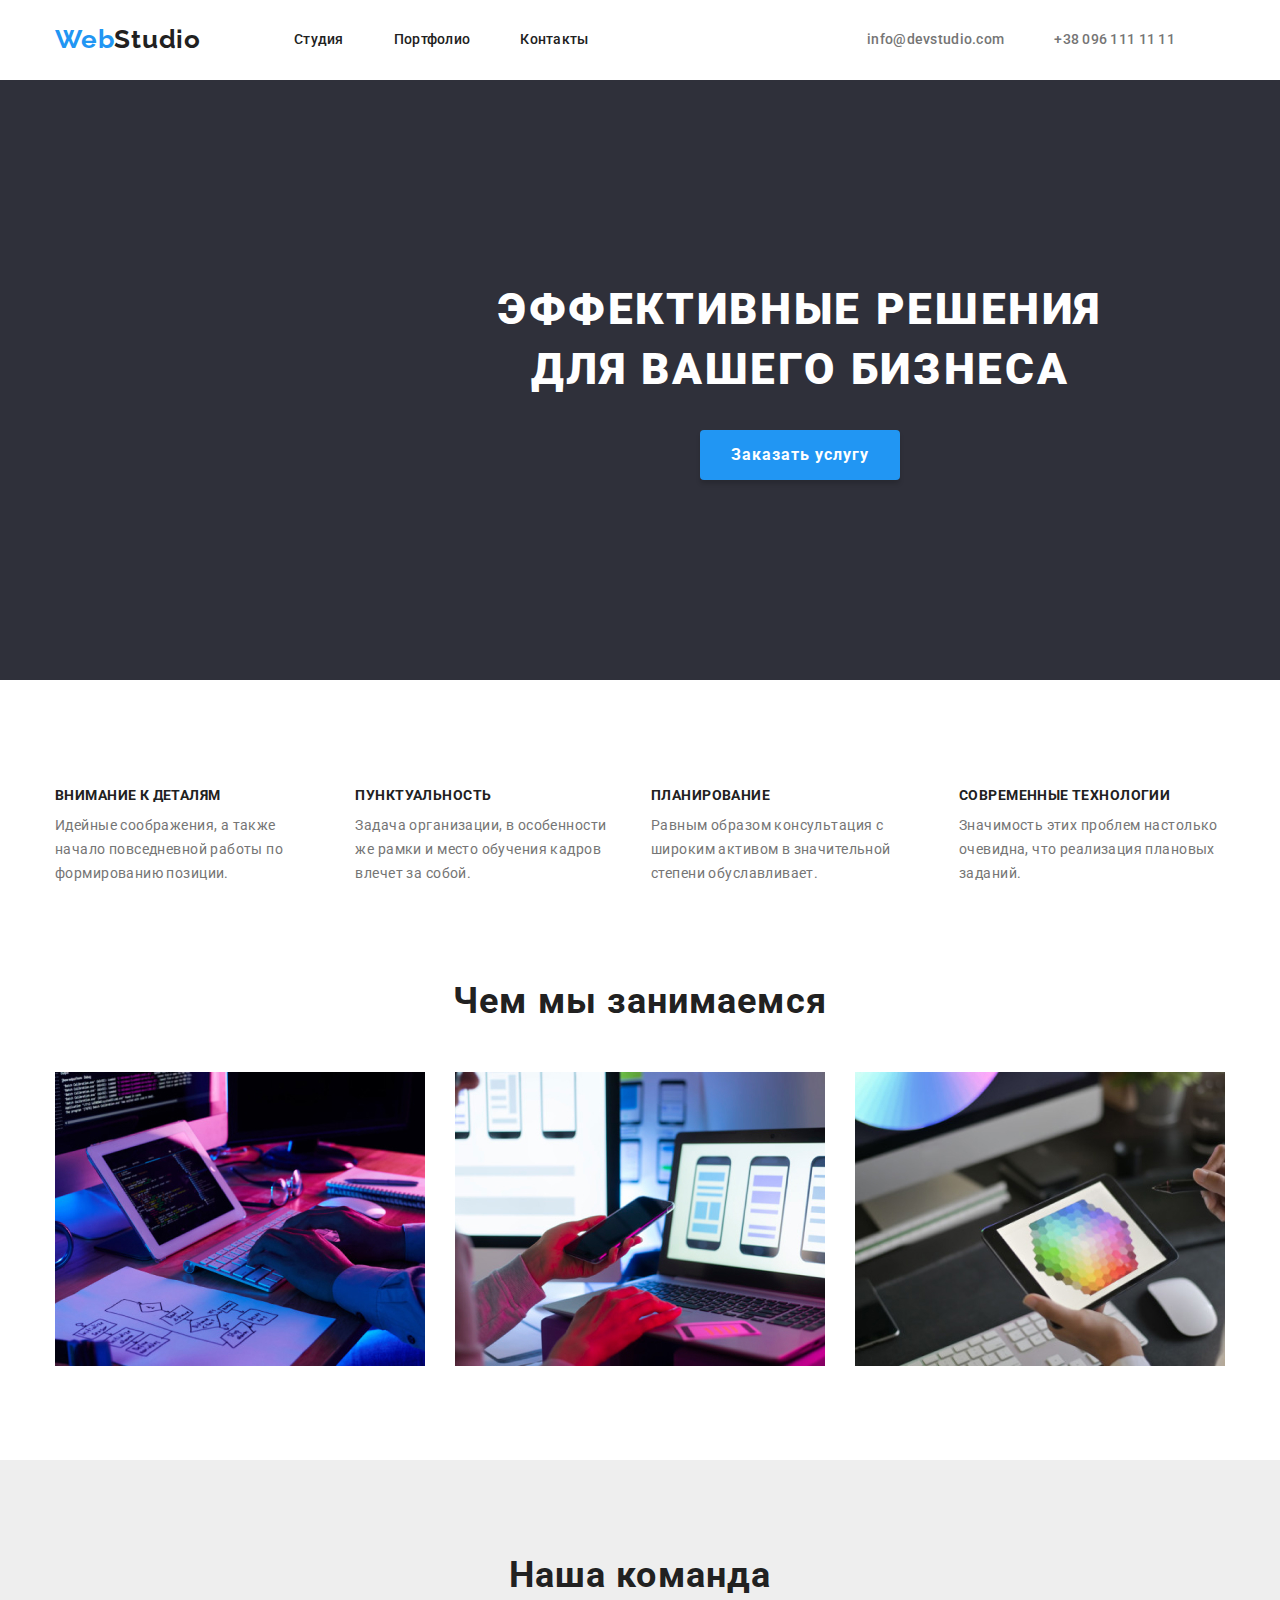
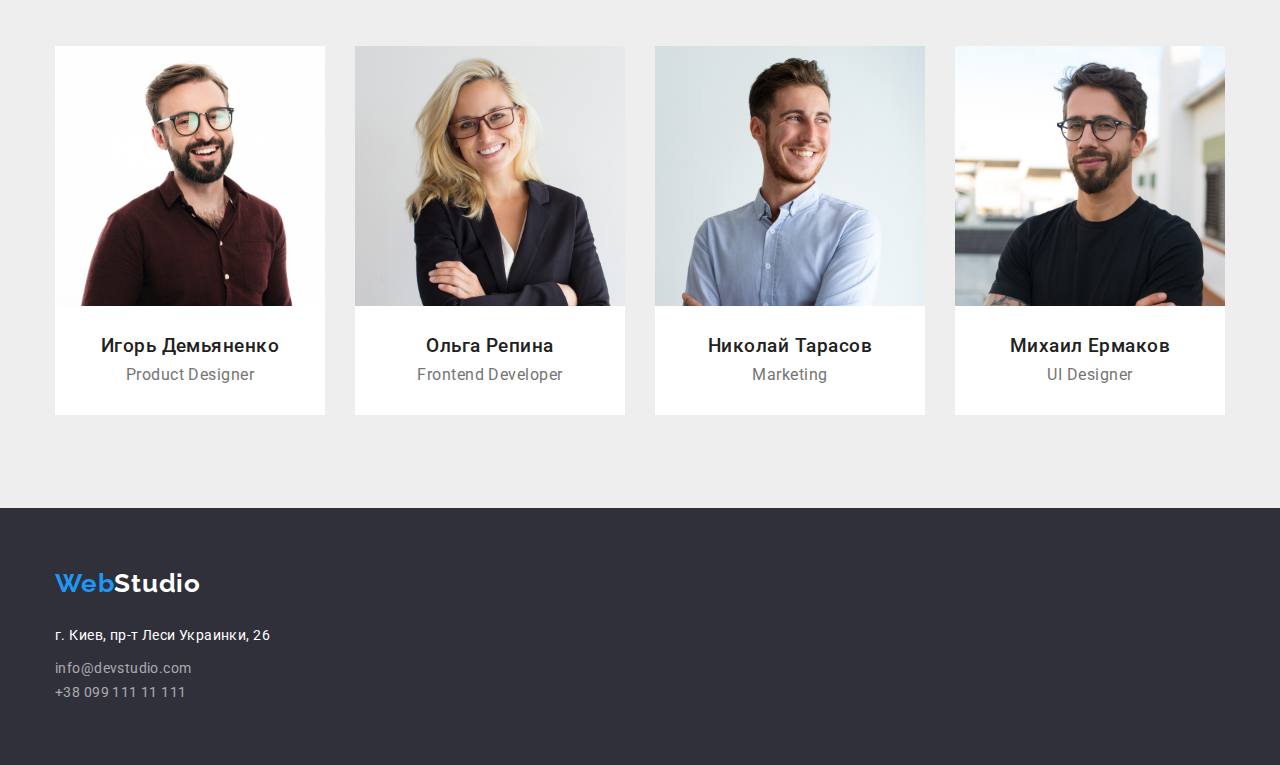
<file: index.html>
<!DOCTYPE html>
<html lang="en">
<head>
    <meta charset="UTF-8">
    <meta name="viewport" content="width=device-width, initial-scale=1.0">
    <title>WebStudio</title>
    <link href="https://fonts.googleapis.com/css2?family=Raleway:wght@700&family=Roboto:wght@400;500;700&display=swap" rel="stylesheet">
    <link rel="stylesheet" href="https://cdnjs.cloudflare.com/ajax/libs/modern-normalize/1.0.0/modern-normalize.min.css">
    <link rel="stylesheet" href="./css/styles.css">

</head>
<body>
    <!--Шапка сайта-->
    <header>
        <nav class="container navigation">
            <a class="link logo" href="./index.html"><span>Web</span><span class="part-logo">Studio</span>    
            </a>
            <ul class="list menu">
                <li><a class="link menu-link" href="">Студия</a></li>
                <li><a class="link menu-link" href="./portfolio.html">Портфолио</a></li>
                <li><a class="link menu-link" href="">Контакты</a></li>
            </ul>
            <div class="link-navigation">
                <ul class="list menu">
                    <li><a class="link link-connection" href="mailto:info@devstudio.com">info@devstudio.com</a></li>
                    <li><a class="link link-connection" href="tel+380961111111">+38 096 111 11 11</a></li>
                </ul>
            </div>    
        </nav>
    </header>

    <main>
        <!--Герой-->
        <section class="dark-bg-hero">
            <h1 class="page-title">Эффективные решения для вашего бизнеса</h1>
            <a class="link button-hero" href=""><span class="text-button-hero">Заказать услугу</span></a>
        </section>

        <!--Преимущества-->
        <section class="section">
            <div class="container">
                <ul class="list flex-advantages">
                    <li>
                        <h3 class="section-advantages-title">Внимание к деталям</h3>
                        <p class="border-advanteges">Идейные соображения, а также начало повседневной работы по формированию позиции.</p>
                    </li>
                    <li>
                        <h3 class="section-advantages-title">Пунктуальность</h3>
                        <p class="border-advanteges">Задача организации, в особенности же рамки и место обучения кадров влечет за собой.</p>
                    </li>
                    <li>
                        <h3 class="section-advantages-title">Планирование</h3>
                        <p class="border-advanteges">Равным образом консультация с широким активом в значительной степени обуславливает.</p>
                    </li>
                    <li class="last-item">
                        <h3 class="section-advantages-title">Современные технологии</h3>
                        <p class="border-advanteges">Значимость этих проблем настолько очевидна, что реализация плановых заданий.</p>
                    </li>
                </ul>
            </div>
        </section>

        <!--Примеры работ-->
        <section class="section">
            <div class="container">
                <h2 class="section-title-exsamples">Чем мы занимаемся</h2>
                <ul class="list exsamles-works">
                    <li class="exsamples-item">
                        <img class="img-exs" src="./images/img.jpg" alt="мы делаем вебдизайн для пк"
                        width="370">
                        <a href=""></a>
                    </li>
                    <li class="exsamples-item">
                        <img class="img-exs" src="./images/img1.jpg" alt="мы делаем вебдизайн для смартфонов"
                        width="370">
                        <a href=""></a>
                    </li>
                    <li class="exsamples-item">
                        <img class="img-exs" src="./images/img2.jpg" alt="креативность и инновации"
                        width="370">
                        <a href=""></a>
                    </li>
                </ul>
            </div>    
        </section>

        <!--Наша команда-->
        <section class="section container-our-team">
            <div class="container">
                <h2 class="section-title">Наша команда</h2>
                    <ul class="list team-list">
                        <li class="team-item">
                            <img src="./images/img3.jpg" alt="наш сотрудник" 
                            width="270">
                            <h3 class="team-name-tittle">Игорь Демьяненко</h3>
                            <p>Product Designer</p>                
                        </li>
                        <li class="team-item">
                            <img src="./images/img4.jpg" alt="наш сотрудник"
                            width="270">
                            <h3 class="team-name-tittle">Ольга Репина</h3>
                            <p>Frontend Developer</p>
                        </li>    
                        <li class="team-item">
                            <img src="./images/img5.jpg" alt="наш сотрудник" 
                            width="270">
                            <h3 class="team-name-tittle">Николай Тарасов</h3>
                            <p>Marketing</p>
                        </li>    
                        <li class="team-item">
                            <img src="./images/img6.jpg" alt="наш сотрудник" 
                            width="270">
                            <h3 class="team-name-tittle">Михаил Ермаков</h3>
                            <p>UI Designer</p>
                        </li>    
                    </ul>    
            </div>         
    </section>
    </main>
    <!--Контакты-->
    <section class="dark-bg section-contacts">
        <div class="container">
            <h2><a class="link logo" href="./index.html"><span>Web</span><span class="part-logo-futer">Studio</span>    
            </a></h2>
            <p>г. Киев, пр-т Леси Украинки, 26</p>
            <ul class="list">
                <li><a class="link link-mail" href="mailto:info@example.com">info@devstudio.com</a></li>
                <li><a class="link" href="tel+380991111111">+38 099 111 11 111</a></li>
            </ul>   
        </div>         
    </section>
</body>
</html>
</file>
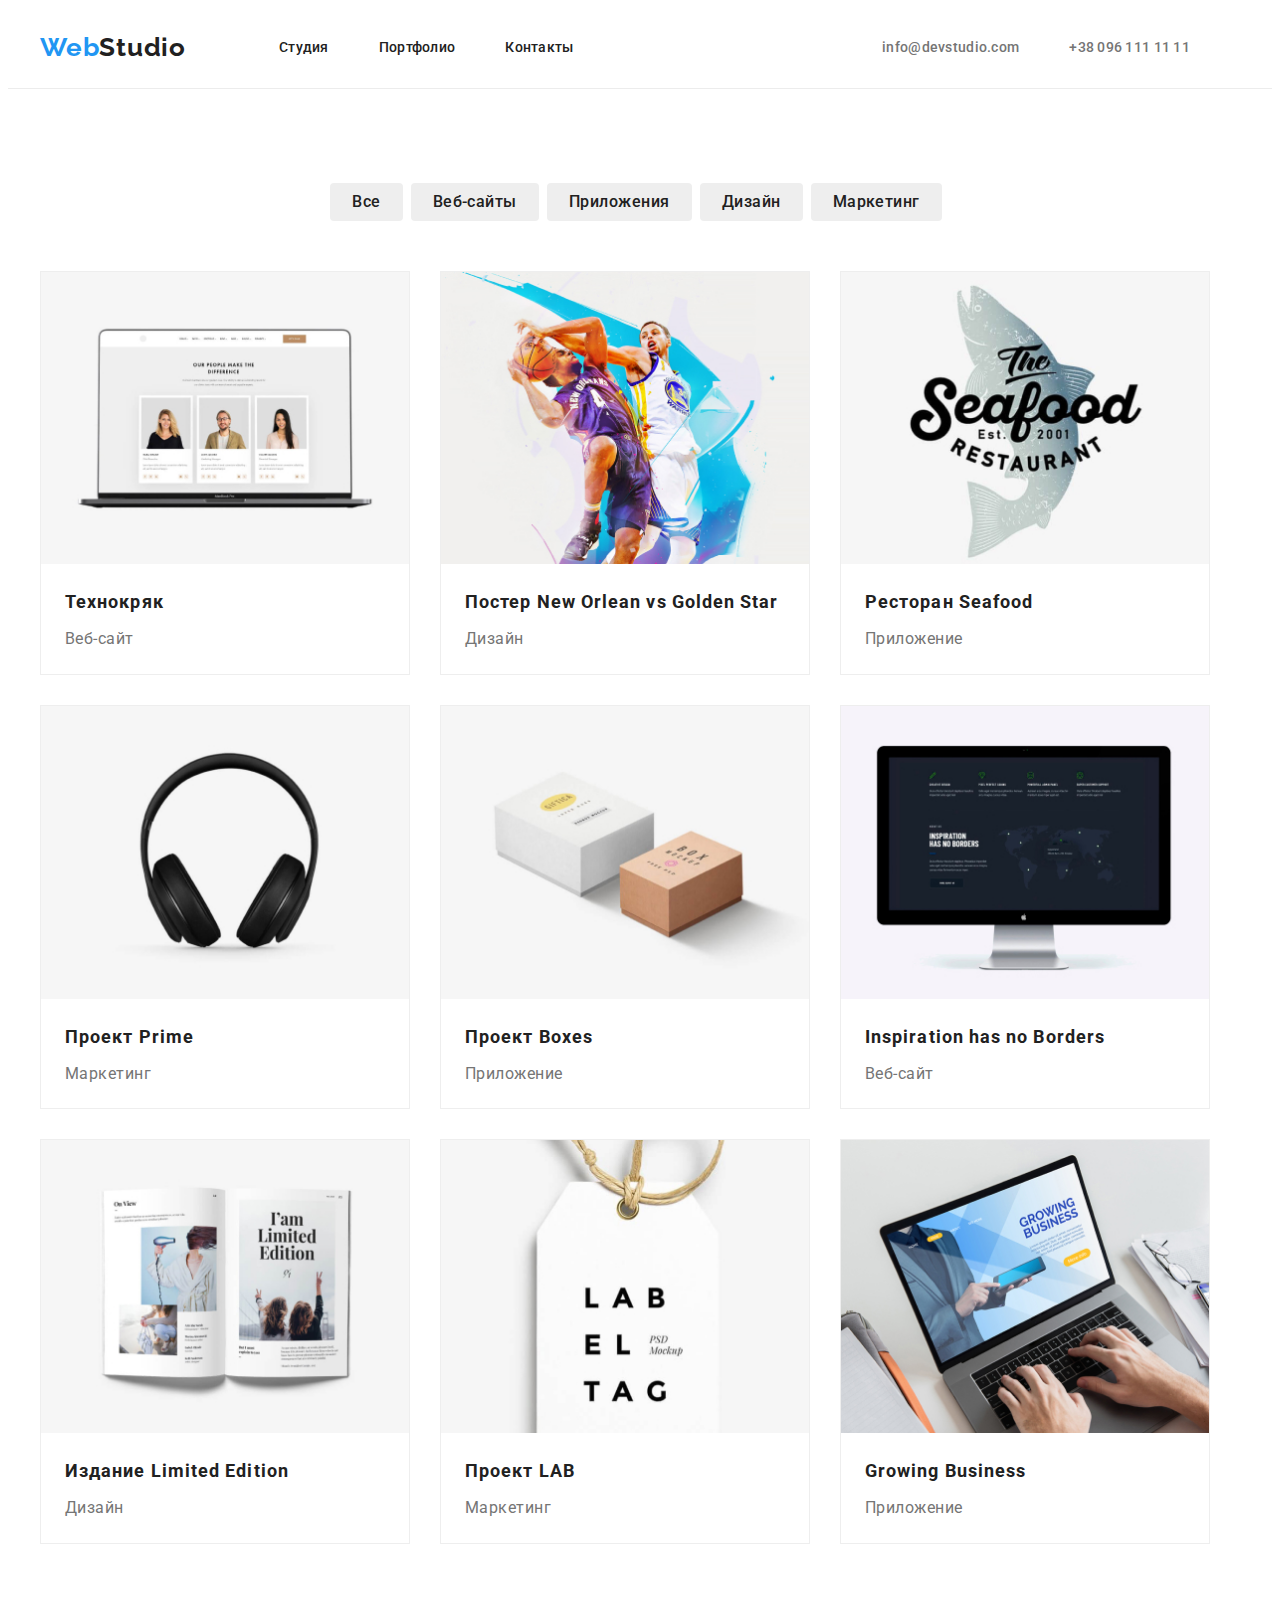
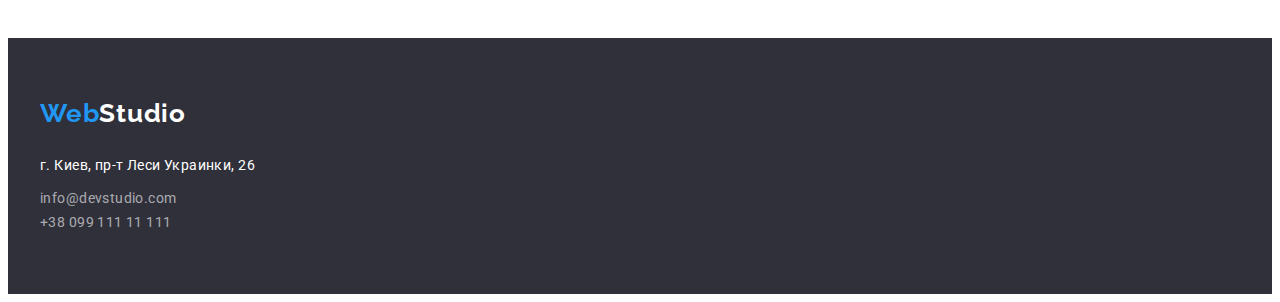
<file: portfolio.html>
<!DOCTYPE html>
<html lang="en">
<head>
    <meta charset="UTF-8">
    <meta name="viewport" content="width=device-width, initial-scale=1.0">
    <title>Portfolio</title>
    <link href="https://fonts.googleapis.com/css2?family=Raleway:wght@700&family=Roboto:wght@400;500;700&display=swap" rel="stylesheet">
    <link rel="stylesheet" href="./css/styles.css">

</head>
<body>
    <!--Шапка страницы-->
    <header>
        <div class="top-line">
            <nav class="container navigation">
                <a class="link logo" href="./index.html"><span>Web</span><span class="part-logo">Studio</span>    
                </a>
                <ul class="list menu">
                    <li><a class="link menu-link" href="./index.html">Студия</a></li>
                    <li><a class="link menu-link" href="">Портфолио</a></li>
                    <li><a class="link menu-link" href="">Контакты</a></li>
                </ul>
                <div class="link-navigation">
                    <ul class="list menu">
                        <li><a class="link link-connection" href="mailto:info@devstudio.com">info@devstudio.com</a></li>
                        <li><a class="link link-connection" href="tel+380961111111">+38 096 111 11 11</a></li>
                    </ul>
                </div>    
            </nav>            
        </div>

    </header>

    <main>
        <!--фильтры по работам, скрытый заголовок-->
        <section class="container">
            <h1 class="visually-hidden">Фильтры работ</h1>
            <ul class="list but-list">
                <li><button class="btn" type="button"><span class="text-but-portfolio">Все</span></button></li>
                <li><button class="btn" type="button"><span class="text-but-portfolio">Веб-сайты</span></button></li>
                <li><button class="btn" type="button"><span class="text-but-portfolio">Приложения</span></button></li>
                <li><button class="btn" type="button"><span class="text-but-portfolio">Дизайн</span></button></li>
                <li><button class="btn" type="button"><span class="text-but-portfolio">Маркетинг</span></button></li>
            </ul>
        </section>

        <!--карточки работ-->
        <section class="container section-carts-works">
            <ul class="list work-list">
                <li class="work-item"><a href=""></a>
                    <img src="./images/img7.jpg" alt="Веб-сайт">
                    <div class="content-card">
                        <h2 class="work-card-title">Технокряк</h2>
                        <p class="work-card-item">Веб-сайт</p>
                    </div>
                    
                </li>
                <li class="work-item"><a href=""></a>
                    <img src="./images/img8.jpg" alt="играют баскетболисты">
                    <div class="content-card">
                        <h2 class="work-card-title">Постер New Orlean vs Golden Star</h2>
                        <p class="work-card-item">Дизайн</p>
                    </div>
                    
                </li>
                <li class="work-item"><a href=""></a>
                    <img src="./images/img9.jpg" alt="логотип приложения">
                    <div class="content-card">
                        <h2 class="work-card-title">Ресторан Seafood</h2>
                        <p class="work-card-item">Приложение</p>
                    </div>
                    
                </li>    
                <li class="work-item"><a href=""></a>
                    <img src="./images/img10.jpg" alt="наушники">
                    <div class="content-card">
                        <h2 class="work-card-title">Проект Prime</h2>
                        <p class="work-card-item">Маркетинг</p>
                    </div>
                    
                </li>   
                <li class="work-item"><a href=""></a>
                    <img src="./images/img11.jpg" alt="две разные коробки">
                    <div class="content-card">
                        <h2 class="work-card-title">Проект Boxes</h2>
                        <p class="work-card-item">Приложение</p>
                    </div>
                    
                </li>       
                <li class="work-item"><a href=""></a>
                    <img src="./images/img12.jpg" alt="монитор">
                    <div class="content-card">
                        <h2 class="work-card-title">Inspiration has no Borders</h2>
                        <p class="work-card-item">Веб-сайт</p>
                    </div>
                    
                </li>   
                <li class="work-item"><a href=""></a>
                    <img src="./images/img13.jpg" alt="открытая книга">
                    <div class="content-card">
                        <h2 class="work-card-title">Издание Limited Edition</h2>
                        <p class="work-card-item">Дизайн</p>
                    </div>
                   
                </li>   
                <li class="work-item"><a href=""></a>
                    <img src="./images/img14.jpg" alt="лейбл на нитке">
                    <div class="content-card">
                        <h2 class="work-card-title">Проект LAB</h2>
                        <p class="work-card-item">Маркетинг</p>
                    </div>

                </li>   
                <li class="work-item"><a href=""></a>
                    <img src="./images/img15.jpg" alt="за компьютером">
                    <div class="content-card">
                        <h2 class="work-card-title">Growing Business</h2>
                        <p class="work-card-item">Приложение</p>
                    </div>
                    
                </li>                                                                                               
            </ul>
        </section>
    </main>
    
    <!--Контакты-->
    <section class="dark-bg section-contacts">
        <div class="container">
            <h2><a class="link logo" href="./index.html"><span>Web</span><span class="part-logo-futer">Studio</span>    
            </a></h2>
            <p>г. Киев, пр-т Леси Украинки, 26</p>
            <ul class="list">
                <li><a class="link link-mail" href="mailto:info@example.com">info@devstudio.com</a></li>
                <li><a class="link" href="tel+380991111111">+38 099 111 11 111</a></li>
            </ul>   
        </div>         
    </section>
</body>
</html>
</file>
<file: css/styles.css>
/* цвет основного текста */
/* вторичный цвет текста */
/* белый */
/* акцент */
/* вторичный цвет фона */

/* п.1 подключаем шрифты в файле HTML, а потом normalize.min.css */
/* п.2 подключаем переменные */
:root{
    --main-text-cl: #757575;
    --accent-cl: #2196F3;
    --title-text-cl: #212121;
    --wight-text-cl: #FFFFFF;
    --bg-dark-cl: #2F303A;
    --bg-section-cl: #EEEEEE;
}
/* п.3 задаем базовые стили и потом проверяем работают ли */
body{
    font-family: 'Roboto', sans-serif;
    font-size: 14px;
    line-height: 1.71;
    letter-spacing: 0.03em;
    color: var(--main-text-cl);
}

/* стандартный набор стилей для container, еще можно добавить padding left b right
 если есть*/
.container {
    margin-left: auto;
    margin-right: auto;
    padding-left: 15px;
    padding-right: 15px;
    width: 1200px;
}

html {
    box-sizing: border-box;
}

.list{
    padding: 0px;
    margin: 0px;
    list-style: none;
}

img {
    display: block;
    max-width: 100%;
    height: auto;
}

/* класс для всех ссылок <a>, убираем подчеркивание и задаем цвет */
.link{
    text-decoration: none;
    color: inherit;
}

.link:hover,
.link:focus,
.btn:hover,
.btn:focus{
    color: var(--accent-cl);
}

.but-list .btn:hover,
.btn:focus{
    background-color: var(--accent-cl);
}



.text-but-portfolio:hover,
.text-but-portfolio:focus{
    color: var(--wight-text-cl);
}

.last-item h3 {
    margin-right: 0px;
}
.last-item p {
    margin-right: 0px;
}

/* класс для заголовка страницы h1 */
.page-title{
    font-family: Roboto;
    font-weight: 900;
    font-size: 44px;
    line-height: 1.36;
    text-align: center;
    letter-spacing: 0.06em;
    text-transform: uppercase;
    color: var(--wight-text-cl);
    padding-top: 200px;
    padding-right: 452px;
    padding-left: 452px;
    padding-bottom: 30px;
    margin: 0px;
}

.section-title-exsamples {
    font-family: Roboto;
    font-weight: 700;
    font-size: 36px;
    line-height: 1.17;
    text-align: center;
    letter-spacing: 0.03em;
    color: var(--title-text-cl);
    margin-bottom: 50px;
    margin-top: 0px; 
}

/* класс для заголовков секций h2 на странице СТУДИО */
.section-title{
    font-family: Roboto;
    font-weight: 700;
    font-size: 36px;
    line-height: 1.17;
    text-align: center;
    letter-spacing: 0.03em;
    color: var(--title-text-cl);
    margin-bottom: 50px;
    margin-top: 0px;
    padding-top: 94px;
}

/* класс для заголовка секции -преимущества-  */
.section-advantages-title{
    font-family: Roboto;
    font-weight: 700;
    font-size: 14px;
    line-height: 1.14;
    letter-spacing: 0.03em;
    text-transform: uppercase;
    color: var(--title-text-cl);
    margin-bottom: 10px;
    margin-right: 30px;
}


/* класс который относится для заголовков h3 на странице студио (имена сотрудников)*/
.team-name-tittle{
    font-weight: 500;
    color: var(--title-text-cl);
    margin-bottom: 10px;
    margin-top: 0px;
    line-height: 20px;
}

/* класс для заголовка страницы h2 на ПОРТФОЛИО */
.work-card-title{
    font-family: Roboto;
    font-weight: 700;
    font-size: 18px;
    line-height: 2;
    letter-spacing: 0.06em;
    color: var(--title-text-cl);
    margin-bottom: 4px;
    margin-top: 0px;
}

.btn{
    display: inline-block;
    font-family: inherit;
    font-weight: 500;
    font-size: 16px;
    line-height: 1.62;
    text-align: center;
    letter-spacing: 0.03em;
    color: var(--title-text-cl);
    border-radius: 4px;
    background-color: var(--bg-section-cl);
    padding: 0px;
    margin-right: 8px;
    border: 0px;
}

.text-but-portfolio {
    display: inline-block;
    font-family: Roboto;
    font-weight: 500;
    font-size: 16px;
    line-height: 1.62;
    text-align: center;
    letter-spacing: 0.03em;
    color: var(--title-text-cl);
    padding-top: 6px;
    padding-right: 22px;
    padding-bottom: 6px;
    padding-left: 22px;
}

/* класс для ссылок по страницам в навигации*/
.menu-link{
    font-weight: 500;
    font-size: 14px;
    line-height: 1.14;
    letter-spacing: 0.02em;
    color: var(--title-text-cl);
    margin-right: 50px;
}



/* класс для описания пунктов членов команды /* класс для  li в сетке */
.team-item {
    font-size: 16px;
    line-height: 1.18;
    text-align: center;
    letter-spacing: 0.03em;
    color: inherit;
    background-color: var(--wight-text-cl);
    margin-right: 30px;
    text-align: center;
}

.team-item:last-child {
    margin-right: 0px;
}


.work-card-item {
    font-weight: 400;
    font-size: 16px;
    line-height: 1.87;
    letter-spacing: 0.03em;
    color: var(--main-text-cl);
    margin-bottom: 0px;
    margin-top: 0px;
}

.dark-bg {
    background-color: var(--bg-dark-cl);
    margin-left: auto;
    margin-right: auto;
}

.dark-bg-hero {
    background-color: var(--bg-dark-cl);
    width: 1600px;
    height: 600px;
    margin-left: auto;
    margin-right: auto;
    margin-bottom: 94px;
}



.section-contacts {
    font-weight: normal;
    font-size: 14px;
    line-height: 1.71;
    letter-spacing: 0.03em;
    color: var(--wight-text-cl);
    padding-top: 60px;
    padding-bottom: 60px;
}

.dark-bg .list .link {
    color: rgba(255, 255, 255, 0.6);
}

.link-connection{
    font-weight: 500;
    font-size: 14px;
    line-height: 1.14;
    letter-spacing: 0.02em;
}

.container-our-team{
    background-color: var(--bg-section-cl);
    height: 648px;
    margin-left: auto;
    margin-right: auto;
}

/* не нашел что это 
.img-team {
    margin-top: 0px;
    margin-bottom: 30px;
}
*/

.menu {
    display: inline-flex;
}

.menu-link:not(:last-child) {
    margin-right: 50px;
}

.navigation {
    display: flex;
    align-items: center;
    justify-content: flex-start;
    padding-top: 24px;
    padding-bottom: 25px;
}

.navigation .logo {
    margin-right: 93px;
}

.link-navigation {
    display: flex;
    align-items: center;
    margin-left: auto;
}

.link-navigation .link-connection:first-child {
    margin-right: 50px;
}

.logo {
    font-family: Raleway, sans-serif;
    font-weight: bold;
    font-size: 26px;
    line-height: 1.19;
    letter-spacing: 0.03em;
    color: var(--accent-cl);
}

.part-logo {
    color: var(--title-text-cl);
}

.part-logo-futer {
    color: var(--wight-text-cl);
}

.button-hero {
    display: block;
    margin: 0 auto;
    width: 200px;
    height: 50px;
    padding-top:  10px;
    background: #2196F3;
    box-shadow: 0px 4px 4px rgba(0, 0, 0, 0.15);
    border-radius: 4px;
 
    text-align: center;
}

.text-button-hero {
    font-family: Roboto;
    font-weight: bold;
    font-size: 16px;
    line-height: 1.87;
    color: var(--wight-text-cl);
    text-align: center;
    letter-spacing: 0.06em;

}

.section {
    padding-bottom: 94px;
}

.section-carts-works {
    padding-top: 50px;
    padding-bottom: 94px;    
}

.flex-advantages {
    display: flex;
    justify-content: space-between;
    align-items: center;
}

.border-advanteges {
    margin-right: 30px;
    margin-top: 0px;
    margin-bottom: 0px;
}

.exsamles-works {
    display: flex;
    flex-wrap: wrap;
    margin-left: -30px;
    margin-top: -30px;

}

/* .img-exs {
    margin-right: 30px;
}

.img-exs:last-child {
    margin-right: 0px;
} */

/* класс для ul в сетке*/
.team-list {
    display: flex;
    flex-wrap: wrap;
}



.team-item img{
    margin-bottom: 30px;
}

.team-item p {
    margin-bottom: 30px;
    margin-top: 0px;
}

.exsamples-item {
    margin-left: 30px;
    margin-top: 30px;
    text-align: center;
    flex-basis: calc(100% / 3 - 30px);
}

.work-list {
    display: flex;
    flex-wrap: wrap;
}

.work-item {
    margin-left: 30px;
    margin-top: 30px;
    text-align: start;
    flex-basis: calc(100% / 3 - 30px);
    background: var(--wight-text-cl);
    border: 1px solid var(--bg-section-cl);
    box-sizing: border-box;
    }

    /* для каждого третьего */
.work-item:nth-child(3n + 1) {
    margin-left: 0px;
}

/*для первых трех элементов*/
.work-item:nth-child(-n + 3) {
    margin-top: 0px;
}

.content-card {
    padding-left: 24px;
    padding-top: 20px;
    padding-right: 24px;
    padding-bottom: 20px;
    }

.top-line {
    border-bottom: 1px solid #ECECEC;
    margin-left: auto;
    margin-right: auto;
}

.visually-hidden {
    position: absolute !important;
    clip: rect(1px 1px 1px 1px);
    clip: rect(1px, 1px, 1px, 1px);
    padding: 0 !important;
    border: 0 !important;
    height: 1px !important;
    width: 1px !important;
    overflow: hidden;
  }

.but-list {
    display: flex;
    justify-content: center;
    padding-top: 94px;
}

.section-contacts h2 {
    margin-bottom: 20px;
    margin-top: 0px;
}

.section-contacts p {
    margin-bottom: 9px;
    margin-top: 0px;
}

.link-mail {
    margin-bottom: 9px;
}
</file>
